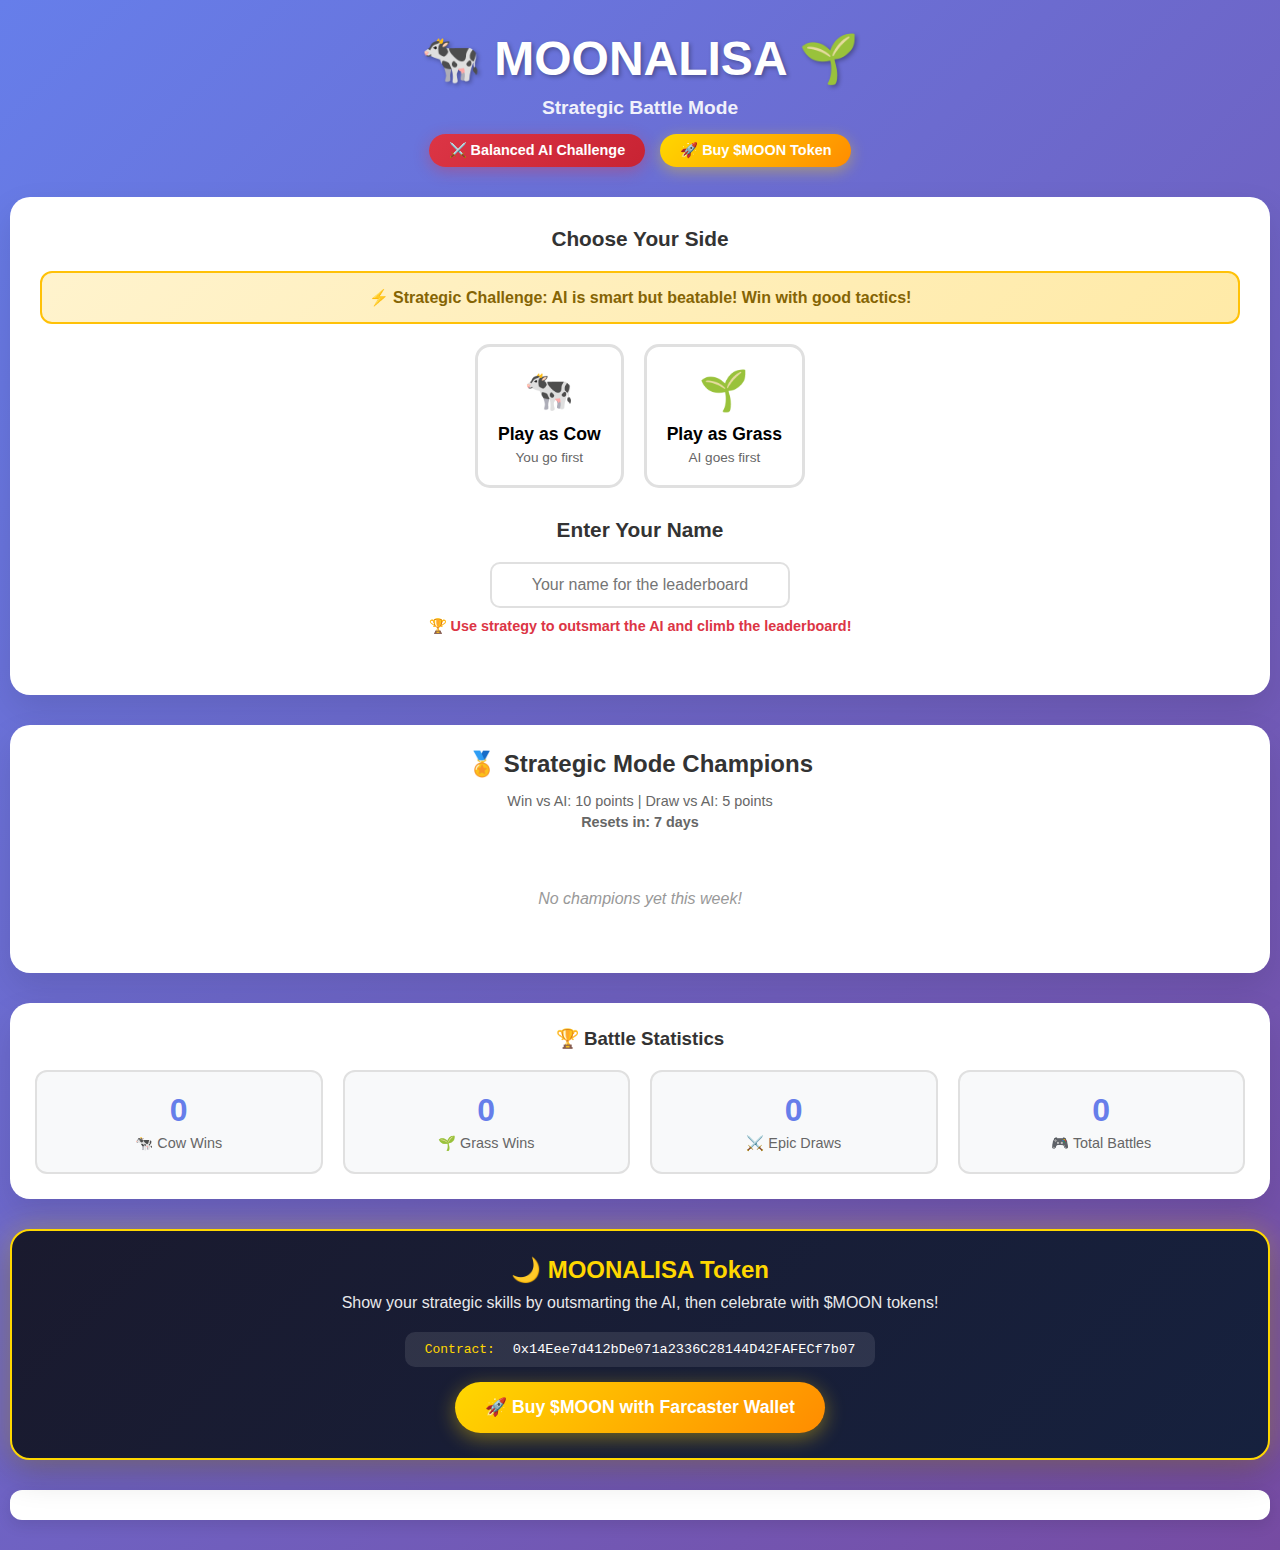
<file: index.html>
<!DOCTYPE html>
<html lang="en">
<head>
   <meta charset="UTF-8">
    <meta name="viewport" content="width=device-width, initial-scale=1.0, maximum-scale=1.0, user-scalable=no">
    <title>MOONALISA - Strategic Cow vs Grass Battle</title>
    
    <!-- Preconnect for performance -->
    <link rel="preconnect" href="https://auth.farcaster.xyz" />
    <link rel="preconnect" href="https://api.farcaster.xyz" />
    <link rel="preconnect" href="https://dexscreener.com" />
    
    <!-- Farcaster Mini App Manifest (Primary) -->
    <meta name="fc:miniapp" content='{
        "version": "1",
        "name": "MOONALISA Tic-Tac-Toe",
        "iconUrl": "https://moonalisaa.vercel.app/icon.png",
        "homeUrl": "https://moonalisaa.vercel.app/",
        "imageUrl": "https://moonalisaa.vercel.app/preview.png",
        "button": {
            "title": "🐄 Play MOONALISA",
            "action": {
                "type": "launch_frame",
                "name": "MOONALISA",
                "url": "https://moonalisaa.vercel.app",
                "splashImageUrl": "https://moonalisaa.vercel.app/splash.png",
                "splashBackgroundColor": "#667eea"
            }
        }
    }' />
    
    <!-- Farcaster Frame Meta Tags (For backward compatibility) -->
    <meta property="fc:frame" content="vNext" />
    <meta property="fc:frame:image" content="https://moonalisaa.vercel.app/preview.png" />
    <meta property="fc:frame:button:1" content="🐄 Play MOONALISA" />
    <meta property="fc:frame:button:1:action" content="post" />
    <meta property="fc:frame:button:2" content="💰 Buy $MOON" />
    <meta property="fc:frame:button:2:action" content="link" />
    <meta property="fc:frame:button:2:target" content="https://dexscreener.com/base/0x63b94da2c418fa7dc094850008a6bff90d71c675" />
    
    <!-- Open Graph (Enhanced for Mini Apps) -->
    <meta property="og:title" content="MOONALISA - Strategic Cow vs Grass Battle" />
    <meta property="og:image" content="https://moonalisaa.vercel.app/og-image.png" />
    <meta property="og:description" content="Battle the AI in strategic tic-tac-toe! Choose Cows vs Grass, outsmart the balanced AI, climb leaderboards, and celebrate with $MOON tokens!" />
    <meta property="og:type" content="website" />
    <meta property="og:url" content="https://moonalisaa.vercel.app/" />
    <meta property="og:site_name" content="MOONALISA" />
    
    <!-- Twitter Card -->
    <meta name="twitter:card" content="summary_large_image" />
    <meta name="twitter:title" content="MOONALISA - Strategic Battle Game" />
    <meta name="twitter:description" content="Battle the AI in strategic tic-tac-toe! Cows vs Grass with balanced AI challenge." />
    <meta name="twitter:image" content="https://moonalisaa.vercel.app/twitter-card.png" />
    <meta name="twitter:creator" content="@emmywalka" />
    
    <!-- Farcaster specific meta tags (Alternative format) -->
    <meta name="farcaster:frame" content="vNext" />
    <meta name="farcaster:frame:image" content="https://moonalisaa.vercel.app/preview.png" />
    <meta name="farcaster:frame:button:1" content="🐄 Play Game" />
    <meta name="farcaster:frame:button:1:action" content="post" />
    
    <!-- App-specific meta -->
    <meta name="description" content="Strategic tic-tac-toe battle between Cows and Grass! Challenge the balanced AI, climb weekly leaderboards, and celebrate victories with $MOON tokens." />
    <meta name="keywords" content="farcaster, miniapp, game, tic-tac-toe, strategy, ai, blockchain, moonalisa, cow, grass" />
    <meta name="author" content="MOONALISA Team" />
    
    <!-- Favicon -->
    <link rel="icon" href="data:image/svg+xml,<svg xmlns=%22http://www.w3.org/2000/svg%22 viewBox=%220 0 100 100%22><text y=%22.9em%22 font-size=%2290%22>🐄</text></svg>" />
    <link rel="apple-touch-icon" href="https://moonalisaa.vercel.app/apple-touch-icon.png" />
    
    <!-- Stylesheet -->
    <link rel="stylesheet" href="styles.css">
    
    <!-- Farcaster Mini App SDK -->
    <script type="module">
      import { sdk } from 'https://esm.sh/@farcaster/miniapp-sdk'
      window.sdk = sdk
    </script>
</head>
<body>
    <!-- Loading overlay for Farcaster integration -->
    <div id="loadingOverlay" class="loading-overlay hidden">
        <div class="loading-content">
            <div class="loading-spinner">🐄</div>
            <div class="loading-text">Loading MOONALISA...</div>
            <div class="loading-subtext">Initializing Hard Mode AI</div>
        </div>
    </div>

    <div class="container farcaster-optimized">
        <header>
            <h1>🐄 MOONALISA 🌱</h1>
            <p>Strategic Battle Mode</p>
            <div class="header-badges">
                <div class="game-mode-badge">
                    <span>⚔️ Balanced AI Challenge</span>
                </div>
                <div class="token-badge">
                    <button id="buyTokenHeader" class="farcaster-token-btn" onclick="window.game?.openTokenPurchase()">
                        <span>🚀 Buy $MOON Token</span>
                    </button>
                </div>
            </div>
            <div id="walletStatus" class="wallet-status hidden">
                <span class="wallet-address"></span>
            </div>
        </header>

        <div class="game-setup">
            <div class="player-selection">
                <h3>Choose Your Side</h3>
                <p class="difficulty-warning">⚡ Strategic Challenge: AI is smart but beatable! Win with good tactics!</p>
                <div class="player-options">
                    <button id="chooseCow" class="player-btn cow-btn">
                        <span class="player-icon">🐄</span>
                        <span class="player-name">Play as Cow</span>
                        <span class="player-desc">You go first</span>
                    </button>
                    <button id="chooseGrass" class="player-btn grass-btn">
                        <span class="player-icon">🌱</span>
                        <span class="player-name">Play as Grass</span>
                        <span class="player-desc">AI goes first</span>
                    </button>
                </div>
            </div>

            <!-- Player Name Input -->
            <div class="player-name-section">
                <h3>Enter Your Name</h3>
                <input type="text" id="playerNameInput" placeholder="Your name for the leaderboard" maxlength="20" autocomplete="nickname">
                <p class="hard-mode-note">🏆 Use strategy to outsmart the AI and climb the leaderboard!</p>
            </div>
        </div>

        <div id="gameBoard" class="game-board hidden">
            <div class="game-header">
                <div class="players-info">
                    <div class="player-info">
                        <span class="player-avatar" id="playerAvatar">🐄</span>
                        <div class="player-details">
                            <div class="player-label">You</div>
                            <div class="player-type" id="playerType">Cow Player</div>
                        </div>
                    </div>
                    <div class="vs-divider">VS</div>
                    <div class="player-info">
                        <span class="player-avatar" id="computerAvatar">🌱</span>
                        <div class="player-details">
                            <div class="player-label">Perfect AI</div>
                            <div class="player-type" id="computerType">Grass Player</div>
                        </div>
                    </div>
                </div>
                
                <div class="game-status">
                    <div class="current-turn">
                        <span id="turnIndicator">🐄 Your Turn</span>
                    </div>
                    <div class="game-info">
                        <span class="hard-mode-indicator">⚡ Strategic Mode - Balanced AI</span>
                    </div>
                </div>
            </div>

            <div class="board-container">
                <div class="board" id="gameGrid">
                    <div class="cell" data-position="0" role="button" tabindex="0" aria-label="Cell 1"></div>
                    <div class="cell" data-position="1" role="button" tabindex="0" aria-label="Cell 2"></div>
                    <div class="cell" data-position="2" role="button" tabindex="0" aria-label="Cell 3"></div>
                    <div class="cell" data-position="3" role="button" tabindex="0" aria-label="Cell 4"></div>
                    <div class="cell" data-position="4" role="button" tabindex="0" aria-label="Cell 5"></div>
                    <div class="cell" data-position="5" role="button" tabindex="0" aria-label="Cell 6"></div>
                    <div class="cell" data-position="6" role="button" tabindex="0" aria-label="Cell 7"></div>
                    <div class="cell" data-position="7" role="button" tabindex="0" aria-label="Cell 8"></div>
                    <div class="cell" data-position="8" role="button" tabindex="0" aria-label="Cell 9"></div>
                </div>
            </div>

            <div class="game-actions">
                <button id="newGame" class="btn-primary">New Game</button>
                <button id="backToSetup" class="btn-secondary">Change Side</button>
                <button id="hintBtn" class="btn-hint">💡 Need Help?</button>
            </div>
        </div>

        <!-- Weekly Leaderboard -->
        <div class="leaderboard-section">
            <h3>🏅 Strategic Mode Champions</h3>
            <div class="leaderboard-info">
                <p>Win vs AI: 10 points | Draw vs AI: 5 points</p>
                <p class="reset-timer" id="resetTimer">Resets in: 7 days</p>
            </div>
            <div class="leaderboard-list" id="leaderboardList">
                <div class="leaderboard-empty">No champions yet this week!</div>
            </div>
        </div>

        <div class="stats-section">
            <h3>🏆 Battle Statistics</h3>
            <div class="stats-grid">
                <div class="stat-item">
                    <span class="stat-value" id="cowWins">0</span>
                    <span class="stat-label">🐄 Cow Wins</span>
                </div>
                <div class="stat-item">
                    <span class="stat-value" id="grassWins">0</span>
                    <span class="stat-label">🌱 Grass Wins</span>
                </div>
                <div class="stat-item">
                    <span class="stat-value" id="draws">0</span>
                    <span class="stat-label">⚔️ Epic Draws</span>
                </div>
                <div class="stat-item">
                    <span class="stat-value" id="totalGames">0</span>
                    <span class="stat-label">🎮 Total Battles</span>
                </div>
            </div>
        </div>

        <!-- Token Info Section -->
        <div class="token-info-section">
            <h3>🌙 MOONALISA Token</h3>
            <p class="token-description">Show your strategic skills by outsmarting the AI, then celebrate with $MOON tokens!</p>
            <div class="token-details">
                <div class="token-address">
                    <span class="label">Contract:</span>
                    <span class="address">0x14Eee7d412bDe071a2336C28144D42FAFECf7b07</span>
                </div>
                <button id="buyTokenMain" class="buy-token-btn farcaster-token-btn" onclick="window.game?.openTokenPurchase()">
                    <span>🚀 Buy $MOON with Farcaster Wallet</span>
                </button>
                <div id="transactionStatus" class="transaction-status hidden">
                    <span class="status-text"></span>
                </div>
            </div>
        </div>

        <div id="gameResult" class="game-result hidden">
            <div class="result-content">
                <div class="result-icon" id="resultIcon">🎉</div>
                <div class="result-text" id="resultText">You Win!</div>
                <div class="result-message" id="resultMessage">Cows triumph over AI!</div>
                <div class="result-score" id="resultScore">+15 points!</div>
                <div class="token-promo">
                    <p>🌙 Great strategic play! Celebrate your victory with $MOON tokens!</p>
                    <button id="buyTokenResult" class="small-token-link farcaster-token-btn" onclick="window.game?.openTokenPurchase()">
                        Get $MOON
                    </button>
                </div>
                <div class="result-actions">
                    <button id="playAgain" class="btn-primary">Battle Again</button>
                    <button id="shareResult" class="btn-secondary">Share Result</button>
                </div>
            </div>
        </div>

        <div id="status" class="status" role="alert" aria-live="polite"></div>
    </div>

    <!-- Debug section (remove in production) -->
    <script>
        // Debug helper - test token button functionality
        function testTokenButton() {
            console.log('🧪 Testing token button functionality...');
            console.log('Game object:', window.game);
            console.log('Game methods:', window.game ? Object.getOwnPropertyNames(Object.getPrototypeOf(window.game)) : 'No game object');
            
            if (window.game && window.game.openTokenPurchase) {
                console.log('✅ Direct method available');
                window.game.openTokenPurchase();
            } else {
                console.log('❌ Direct method not available, trying fallback...');
                window.open('https://dexscreener.com/base/0x63b94da2c418fa7dc094850008a6bff90d71c675', '_blank');
            }
        }
        
        // Add to window for console testing
        window.testTokenButton = testTokenButton;
    </script>
    
    <!-- Main game script -->
    <script defer src="game.js"></script>

    <!-- Keyboard accessibility -->
    <script>
        document.addEventListener('keydown', function(e) {
            if (e.target.classList.contains('cell') && (e.key === 'Enter' || e.key === ' ')) {
                e.preventDefault();
                e.target.click();
            }
        });
    </script>
</body>
</html>
</file>
<file: styles.css>
* {
    margin: 0;
    padding: 0;
    box-sizing: border-box;
}

body {
    font-family: 'Arial', sans-serif;
    background: linear-gradient(135deg, #667eea 0%, #764ba2 100%);
    min-height: 100vh;
    color: #333;
    padding: 20px 0;
    overflow-x: hidden;
    -webkit-overflow-scrolling: touch;
}

.container {
    max-width: 900px;
    margin: 0 auto;
    padding: 20px;
}

/* Farcaster Frame Optimizations */
.container.farcaster-optimized {
    max-width: 100%;
    padding: 10px;
}

@media (max-width: 600px) {
    body {
        padding: 10px 0;
    }
    
    .container {
        padding: 10px;
    }
}

/* Header Styles */
header {
    text-align: center;
    margin-bottom: 30px;
    color: white;
}

header h1 {
    font-size: 3rem;
    margin-bottom: 10px;
    text-shadow: 2px 2px 4px rgba(0,0,0,0.3);
    animation: titleGlow 2s ease-in-out infinite alternate;
}

@keyframes titleGlow {
    from { text-shadow: 2px 2px 4px rgba(0,0,0,0.3); }
    to { text-shadow: 2px 2px 4px rgba(0,0,0,0.3), 0 0 20px rgba(255,255,255,0.3); }
}

header p {
    font-size: 1.2rem;
    opacity: 0.9;
    margin-bottom: 15px;
    font-weight: 600;
}

.header-badges {
    display: flex;
    gap: 15px;
    justify-content: center;
    flex-wrap: wrap;
}

.game-mode-badge span, .token-badge span {
    padding: 8px 20px;
    border-radius: 25px;
    font-size: 0.9rem;
    font-weight: 600;
    display: inline-block;
}

.game-mode-badge span {
    background: linear-gradient(135deg, #dc3545, #c82333);
    color: white;
    box-shadow: 0 4px 15px rgba(220, 53, 69, 0.4);
}

.token-badge a {
    text-decoration: none;
}

.token-badge button {
    background: none;
    border: none;
    cursor: pointer;
    padding: 0;
}

.farcaster-token-btn {
    background: none;
    border: none;
    cursor: pointer;
    padding: 0;
    font-family: inherit;
}

.token-badge span, .farcaster-token-btn span {
    background: linear-gradient(135deg, #ffd700, #ff8c00);
    color: white;
    padding: 8px 20px;
    border-radius: 25px;
    font-size: 0.9rem;
    font-weight: 600;
    display: inline-block;
    box-shadow: 0 4px 15px rgba(255, 215, 0, 0.4);
    cursor: pointer;
    transition: all 0.3s ease;
}

.token-badge span:hover, .farcaster-token-btn span:hover {
    transform: translateY(-2px);
    box-shadow: 0 6px 20px rgba(255, 215, 0, 0.5);
}

/* Wallet Status */
.wallet-status {
    text-align: center;
    margin-top: 10px;
    color: white;
    font-size: 0.85rem;
}

.wallet-address {
    background: rgba(255, 255, 255, 0.1);
    padding: 5px 15px;
    border-radius: 20px;
    font-family: monospace;
}

/* Game Setup Styles */
.game-setup {
    background: white;
    padding: 30px;
    border-radius: 20px;
    margin-bottom: 30px;
    box-shadow: 0 15px 35px rgba(0,0,0,0.1);
}

.player-selection, .player-name-section {
    margin-bottom: 30px;
}

.player-selection h3, .player-name-section h3 {
    text-align: center;
    margin-bottom: 20px;
    color: #333;
    font-size: 1.3rem;
}

.difficulty-warning {
    text-align: center;
    background: linear-gradient(135deg, #fff3cd, #ffeaa7);
    border: 2px solid #ffc107;
    border-radius: 12px;
    padding: 15px;
    margin-bottom: 20px;
    color: #856404;
    font-weight: 600;
    animation: warningPulse 2s ease-in-out infinite;
}

@keyframes warningPulse {
    0%, 100% { 
        box-shadow: 0 0 10px rgba(255, 193, 7, 0.3);
    }
    50% { 
        box-shadow: 0 0 20px rgba(255, 193, 7, 0.6);
    }
}

.hard-mode-note {
    text-align: center;
    margin-top: 10px;
    color: #dc3545;
    font-weight: 600;
    font-size: 0.9rem;
}

.player-options {
    display: flex;
    gap: 20px;
    justify-content: center;
}

.player-btn {
    background: white;
    border: 3px solid #e0e0e0;
    border-radius: 15px;
    padding: 20px;
    cursor: pointer;
    transition: all 0.3s ease;
    display: flex;
    flex-direction: column;
    align-items: center;
    text-align: center;
    min-width: 140px;
}

.player-btn:hover {
    transform: translateY(-5px);
    box-shadow: 0 10px 25px rgba(0,0,0,0.15);
}

.cow-btn:hover, .cow-btn.selected {
    border-color: #ffc107;
    background: linear-gradient(135deg, #fff3cd, #ffeaa7);
}

.grass-btn:hover, .grass-btn.selected {
    border-color: #28a745;
    background: linear-gradient(135deg, #d4edda, #a8e6cf);
}

.player-icon {
    font-size: 2.5rem;
    margin-bottom: 10px;
}

.player-name {
    font-weight: 600;
    font-size: 1.1rem;
    margin-bottom: 5px;
    display: block;
}

.player-desc {
    font-size: 0.85rem;
    color: #666;
    display: block;
}

/* Player Name Input */
.player-name-section {
    text-align: center;
}

#playerNameInput {
    padding: 12px 20px;
    font-size: 1rem;
    border: 2px solid #e0e0e0;
    border-radius: 10px;
    width: 100%;
    max-width: 300px;
    text-align: center;
    transition: all 0.3s ease;
}

#playerNameInput:focus {
    outline: none;
    border-color: #667eea;
    box-shadow: 0 0 0 3px rgba(102, 126, 234, 0.1);
}

/* Game Board Styles */
.game-board {
    background: white;
    padding: 30px;
    border-radius: 20px;
    margin-bottom: 30px;
    box-shadow: 0 15px 35px rgba(0,0,0,0.1);
}

.game-header {
    margin-bottom: 30px;
}

.players-info {
    display: flex;
    align-items: center;
    justify-content: center;
    margin-bottom: 20px;
    gap: 30px;
}

.player-info {
    display: flex;
    align-items: center;
    gap: 15px;
}

.player-avatar {
    font-size: 2.5rem;
    width: 60px;
    height: 60px;
    border-radius: 50%;
    display: flex;
    align-items: center;
    justify-content: center;
    background: #f8f9fa;
    border: 3px solid #e0e0e0;
}

.player-details {
    text-align: left;
}

.player-label {
    font-size: 0.9rem;
    color: #666;
    margin-bottom: 2px;
}

.player-type {
    font-weight: 600;
    font-size: 1.1rem;
    color: #333;
}

.vs-divider {
    font-weight: bold;
    font-size: 1.2rem;
    color: #666;
    padding: 0 15px;
}

.game-status {
    text-align: center;
}

.current-turn {
    font-size: 1.3rem;
    font-weight: 600;
    margin-bottom: 10px;
    color: #333;
}

.game-info {
    color: #666;
    font-size: 0.95rem;
}

.hard-mode-indicator {
    background: linear-gradient(135deg, #dc3545, #c82333);
    color: white;
    padding: 8px 16px;
    border-radius: 20px;
    font-weight: 600;
    font-size: 0.9rem;
    display: inline-block;
    box-shadow: 0 4px 15px rgba(220, 53, 69, 0.3);
    animation: hardModeGlow 2s ease-in-out infinite alternate;
}

@keyframes hardModeGlow {
    from { 
        box-shadow: 0 4px 15px rgba(220, 53, 69, 0.3);
    }
    to { 
        box-shadow: 0 4px 15px rgba(220, 53, 69, 0.6);
    }
}

/* Board Styles */
.board-container {
    display: flex;
    justify-content: center;
    margin: 30px 0;
}

.board {
    display: grid;
    grid-template-columns: repeat(3, 1fr);
    gap: 12px;
    background: #f8f9fa;
    padding: 20px;
    border-radius: 15px;
    box-shadow: inset 0 2px 10px rgba(0,0,0,0.1);
}

.cell {
    width: 80px;
    height: 80px;
    background: white;
    border: 3px solid #e0e0e0;
    border-radius: 12px;
    display: flex;
    align-items: center;
    justify-content: center;
    font-size: 2.2rem;
    cursor: pointer;
    transition: all 0.3s ease;
    position: relative;
    overflow: hidden;
}

.cell:hover:not(.disabled) {
    background: #f0f8ff;
    border-color: #667eea;
    transform: scale(1.05);
}

.cell.cow {
    background: linear-gradient(135deg, #ffeaa7, #fdcb6e);
    border-color: #e17055;
    animation: cellGlow 0.5s ease-out;
}

.cell.grass {
    background: linear-gradient(135deg, #a8e6cf, #81c784);
    border-color: #27ae60;
    animation: cellGlow 0.5s ease-out;
}

@keyframes cellGlow {
    0% { transform: scale(1.2); }
    100% { transform: scale(1); }
}

.cell.disabled {
    cursor: not-allowed;
    opacity: 0.7;
}

.cell.winning {
    animation: winning 1s ease-in-out infinite;
}

@keyframes winning {
    0%, 100% { transform: scale(1); }
    50% { transform: scale(1.1); }
}

.cell.hint {
    background: linear-gradient(135deg, #e3f2fd, #bbdefb);
    border-color: #2196f3;
    animation: hintPulse 1s ease-in-out 3;
}

@keyframes hintPulse {
    0%, 100% { opacity: 1; }
    50% { opacity: 0.7; }
}

/* Button Styles */
.btn-primary, .btn-secondary, .btn-hint {
    padding: 12px 24px;
    border: none;
    border-radius: 10px;
    font-size: 16px;
    font-weight: 600;
    cursor: pointer;
    transition: all 0.3s ease;
    margin: 5px;
}

.btn-primary {
    background: linear-gradient(135deg, #667eea 0%, #764ba2 100%);
    color: white;
}

.btn-primary:hover {
    transform: translateY(-2px);
    box-shadow: 0 8px 20px rgba(102, 126, 234, 0.4);
}

.btn-secondary {
    background: #6c757d;
    color: white;
}

.btn-secondary:hover {
    background: #5a6268;
    transform: translateY(-2px);
}

.btn-hint {
    background: linear-gradient(135deg, #17a2b8, #20c997);
    color: white;
}

.btn-hint:hover {
    transform: translateY(-2px);
    box-shadow: 0 8px 20px rgba(23, 162, 184, 0.4);
}

.btn-hint:disabled {
    opacity: 0.5;
    cursor: not-allowed;
    transform: none;
}

.game-actions {
    display: flex;
    justify-content: center;
    gap: 15px;
    margin-top: 30px;
    flex-wrap: wrap;
}

/* Leaderboard Section */
.leaderboard-section {
    background: white;
    padding: 25px;
    border-radius: 20px;
    margin-bottom: 30px;
    box-shadow: 0 15px 35px rgba(0,0,0,0.1);
}

.leaderboard-section h3 {
    text-align: center;
    margin-bottom: 15px;
    color: #333;
    font-size: 1.5rem;
}

.leaderboard-info {
    text-align: center;
    margin-bottom: 20px;
}

.leaderboard-info p {
    font-size: 0.9rem;
    color: #666;
    margin-bottom: 5px;
}

.reset-timer {
    font-weight: 600;
    color: #667eea;
}

.leaderboard-list {
    max-height: 300px;
    overflow-y: auto;
}

.leaderboard-empty {
    text-align: center;
    padding: 40px 20px;
    color: #999;
    font-style: italic;
}

.leaderboard-item {
    display: flex;
    align-items: center;
    justify-content: space-between;
    padding: 15px 20px;
    border-radius: 10px;
    margin-bottom: 10px;
    background: #f8f9fa;
    border: 2px solid #e0e0e0;
    transition: all 0.3s ease;
}

.leaderboard-item:hover {
    transform: translateX(5px);
    box-shadow: 0 5px 15px rgba(0,0,0,0.1);
}

.leaderboard-item.gold {
    background: linear-gradient(135deg, #ffe4b5, #ffd700);
    border-color: #ffd700;
}

.leaderboard-item.silver {
    background: linear-gradient(135deg, #e0e0e0, #c0c0c0);
    border-color: #c0c0c0;
}

.leaderboard-item.bronze {
    background: linear-gradient(135deg, #f4d3b2, #cd7f32);
    border-color: #cd7f32;
}

.leaderboard-rank {
    font-weight: bold;
    font-size: 1.2rem;
    margin-right: 15px;
    min-width: 30px;
}

.leaderboard-name {
    flex: 1;
    font-weight: 500;
}

.leaderboard-score {
    font-weight: bold;
    color: #667eea;
    font-size: 1.1rem;
}

/* Stats Section */
.stats-section {
    background: white;
    padding: 25px;
    border-radius: 20px;
    margin-bottom: 30px;
    box-shadow: 0 15px 35px rgba(0,0,0,0.1);
}

.stats-section h3 {
    text-align: center;
    margin-bottom: 20px;
    color: #333;
}

.stats-grid {
    display: grid;
    grid-template-columns: repeat(auto-fit, minmax(120px, 1fr));
    gap: 20px;
    text-align: center;
}

.stat-item {
    background: #f8f9fa;
    padding: 20px 15px;
    border-radius: 12px;
    border: 2px solid #e0e0e0;
    transition: all 0.3s ease;
}

.stat-item:hover {
    transform: translateY(-3px);
    box-shadow: 0 5px 15px rgba(0,0,0,0.1);
}

.stat-value {
    display: block;
    font-size: 2rem;
    font-weight: bold;
    color: #667eea;
    margin-bottom: 5px;
}

.stat-label {
    font-size: 0.9rem;
    color: #666;
}

/* Game Result Modal */
.game-result {
    position: fixed;
    top: 0;
    left: 0;
    width: 100%;
    height: 100%;
    background: rgba(0, 0, 0, 0.8);
    display: flex;
    align-items: center;
    justify-content: center;
    z-index: 1000;
    backdrop-filter: blur(5px);
}

.result-content {
    background: white;
    padding: 40px;
    border-radius: 20px;
    text-align: center;
    max-width: 400px;
    margin: 20px;
    box-shadow: 0 20px 60px rgba(0,0,0,0.3);
    animation: resultSlideIn 0.5s ease-out;
}

@keyframes resultSlideIn {
    from {
        opacity: 0;
        transform: translateY(-50px) scale(0.9);
    }
    to {
        opacity: 1;
        transform: translateY(0) scale(1);
    }
}

.result-icon {
    font-size: 4rem;
    margin-bottom: 20px;
    animation: iconBounce 1s ease-in-out infinite alternate;
}

@keyframes iconBounce {
    from { transform: scale(1); }
    to { transform: scale(1.1); }
}

.result-text {
    font-size: 1.8rem;
    font-weight: bold;
    margin-bottom: 10px;
    color: #333;
}

.result-message {
    font-size: 1.1rem;
    color: #666;
    margin-bottom: 15px;
}

.result-score {
    font-size: 1.3rem;
    font-weight: bold;
    color: #667eea;
    margin-bottom: 15px;
}

.token-promo {
    background: rgba(255, 215, 0, 0.1);
    padding: 15px;
    border-radius: 10px;
    margin-bottom: 20px;
    border: 1px solid #ffd700;
}

.token-promo p {
    margin-bottom: 10px;
    color: #333;
    font-size: 0.95rem;
}

.small-token-link {
    display: inline-block;
    background: linear-gradient(135deg, #ffd700, #ff8c00);
    color: white;
    padding: 8px 20px;
    border-radius: 20px;
    text-decoration: none;
    font-weight: 600;
    font-size: 0.9rem;
    transition: all 0.3s ease;
    border: none;
    cursor: pointer;
    font-family: inherit;
}

.small-token-link:hover {
    transform: translateY(-2px);
    box-shadow: 0 4px 15px rgba(255, 215, 0, 0.4);
}

/* Token Info Section */
.token-info-section {
    background: linear-gradient(135deg, #1a1a2e, #16213e);
    padding: 25px;
    border-radius: 20px;
    margin-bottom: 30px;
    box-shadow: 0 15px 35px rgba(0,0,0,0.2), 0 0 30px rgba(255, 215, 0, 0.3);
    color: white;
    text-align: center;
    border: 2px solid #ffd700;
    position: relative;
    overflow: hidden;
    animation: tokenGlow 3s ease-in-out infinite;
}

@keyframes tokenGlow {
    0%, 100% { 
        box-shadow: 0 15px 35px rgba(0,0,0,0.2), 0 0 30px rgba(255, 215, 0, 0.3);
    }
    50% { 
        box-shadow: 0 15px 35px rgba(0,0,0,0.2), 0 0 50px rgba(255, 215, 0, 0.5);
    }
}

.token-info-section h3 {
    font-size: 1.5rem;
    margin-bottom: 10px;
    color: #ffd700;
}

.token-description {
    font-size: 1rem;
    margin-bottom: 20px;
    opacity: 0.9;
}

.token-details {
    display: flex;
    flex-direction: column;
    align-items: center;
    gap: 15px;
}

.token-address {
    background: rgba(255, 255, 255, 0.1);
    padding: 10px 20px;
    border-radius: 10px;
    font-family: monospace;
}

.token-address .label {
    color: #ffd700;
    margin-right: 10px;
}

.token-address .address {
    font-size: 0.85rem;
    word-break: break-all;
}

.buy-token-btn {
    display: inline-block;
    text-decoration: none;
    background: none;
    border: none;
    cursor: pointer;
    padding: 0;
    font-family: inherit;
}

.buy-token-btn span {
    display: inline-block;
    background: linear-gradient(135deg, #ffd700, #ff8c00);
    color: white;
    padding: 15px 30px;
    border-radius: 30px;
    font-size: 1.1rem;
    font-weight: 600;
    box-shadow: 0 5px 20px rgba(255, 215, 0, 0.4);
    transition: all 0.3s ease;
    cursor: pointer;
}

.buy-token-btn span:hover {
    transform: translateY(-3px);
    box-shadow: 0 8px 30px rgba(255, 215, 0, 0.6);
}

/* Transaction Status */
.transaction-status {
    margin-top: 15px;
    padding: 10px 20px;
    background: rgba(255, 255, 255, 0.1);
    border-radius: 10px;
    font-size: 0.9rem;
}

.transaction-status.success {
    background: rgba(40, 167, 69, 0.2);
    color: #28a745;
}

.transaction-status.error {
    background: rgba(220, 53, 69, 0.2);
    color: #dc3545;
}

.transaction-status.pending {
    background: rgba(255, 193, 7, 0.2);
    color: #ffc107;
}

/* Status Messages */
.status {
    background: white;
    padding: 15px 20px;
    border-radius: 12px;
    margin-top: 20px;
    text-align: center;
    font-weight: 500;
    box-shadow: 0 5px 15px rgba(0,0,0,0.1);
    min-height: 20px;
}

.status.success {
    background: linear-gradient(135deg, #d4edda, #c3e6cb);
    color: #155724;
    border-left: 4px solid #28a745;
}

.status.info {
    background: linear-gradient(135deg, #d1ecf1, #bee5eb);
    color: #0c5460;
    border-left: 4px solid #17a2b8;
}

.status.warning {
    background: linear-gradient(135deg, #fff3cd, #ffeeba);
    color: #856404;
    border-left: 4px solid #ffc107;
}

/* Utility Classes */
.hidden {
    display: none !important;
}

.text-center {
    text-align: center;
}

/* Responsive Design */
@media (max-width: 768px) {
    .container {
        padding: 10px;
    }
    
    header h1 {
        font-size: 2.2rem;
    }
    
    .header-badges {
        flex-direction: column;
        align-items: center;
    }
    
    .player-options {
        flex-direction: column;
        align-items: center;
    }
    
    .players-info {
        flex-direction: column;
        gap: 15px;
    }
    
    .vs-divider {
        transform: rotate(90deg);
    }
    
    .board {
        padding: 15px;
        gap: 8px;
    }
    
    .cell {
        width: 70px;
        height: 70px;
        font-size: 2rem;
    }
    
    .game-actions {
        flex-direction: column;
        align-items: center;
    }
    
    .game-actions button {
        width: 100%;
        max-width: 200px;
    }
    
    .stats-grid {
        grid-template-columns: repeat(2, 1fr);
    }
    
    .result-content {
        margin: 10px;
        padding: 30px 20px;
    }
    
    .token-info-section {
        padding: 20px;
    }
    
    .token-address {
        font-size: 0.75rem;
        padding: 8px 15px;
    }
    
    .buy-token-btn span {
        padding: 12px 20px;
        font-size: 1rem;
    }
}

/* Farcaster Frame Specific */
@media (max-width: 600px) {
    header h1 {
        font-size: 1.8rem;
    }
    
    header p {
        font-size: 1rem;
    }
    
    .game-setup, .game-board, .stats-section, .leaderboard-section, .token-info-section {
        padding: 15px;
        border-radius: 15px;
    }
    
    .board {
        padding: 10px;
        gap: 6px;
    }
    
    .cell {
        width: 60px;
        height: 60px;
        font-size: 1.8rem;
        border-radius: 8px;
    }
    
    .player-btn {
        min-width: 120px;
        padding: 15px;
    }
    
    .player-icon {
        font-size: 2rem;
    }
    
    .btn-primary, .btn-secondary, .btn-hint {
        padding: 10px 20px;
        font-size: 14px;
    }
    
    .stat-value {
        font-size: 1.5rem;
    }
    
    .leaderboard-item {
        padding: 10px 15px;
    }
    
    .leaderboard-rank {
        font-size: 1rem;
    }
    
    .leaderboard-score {
        font-size: 1rem;
    }
    
    .token-badge span, .farcaster-token-btn span {
        padding: 6px 15px;
        font-size: 0.85rem;
    }
    
    .buy-token-btn span {
        padding: 10px 20px;
        font-size: 0.95rem;
    }
    
    .difficulty-warning {
        padding: 12px;
        font-size: 0.9rem;
    }
    
    .hard-mode-indicator {
        padding: 6px 12px;
        font-size: 0.8rem;
    }
}

/* Touch optimizations */
@media (hover: none) and (pointer: coarse) {
    .cell:hover:not(.disabled) {
        background: white;
        border-color: #e0e0e0;
        transform: none;
    }
    
    .cell:active:not(.disabled) {
        background: #f0f8ff;
        border-color: #667eea;
        transform: scale(0.95);
    }
    
    button:active {
        transform: scale(0.95);
    }
}

/* Prevent text selection on game elements */
.board, .cell, .player-btn {
    -webkit-user-select: none;
    -moz-user-select: none;
    -ms-user-select: none;
    user-select: none;
    -webkit-tap-highlight-color: transparent;
}

@media (max-width: 480px) {
    .board {
        padding: 10px;
        gap: 6px;
    }
    
    .cell {
        width: 55px;
        height: 55px;
        font-size: 1.6rem;
    }
    
    .game-setup, .game-board, .stats-section, .leaderboard-section {
        padding: 15px;
    }
    
    .leaderboard-item {
        padding: 8px 12px;
    }
    
    .leaderboard-rank {
        font-size: 0.9rem;
    }
    
    .leaderboard-score {
        font-size: 0.9rem;
    }
    
    .token-info-section h3 {
        font-size: 1.2rem;
    }
    
    .token-description {
        font-size: 0.9rem;
    }
    
    .token-address .address {
        font-size: 0.7rem;
    }
    
    .wallet-status {
        font-size: 0.75rem;
    }
    
    .transaction-status {
        font-size: 0.85rem;
        padding: 8px 15px;
    }
}
</file>
